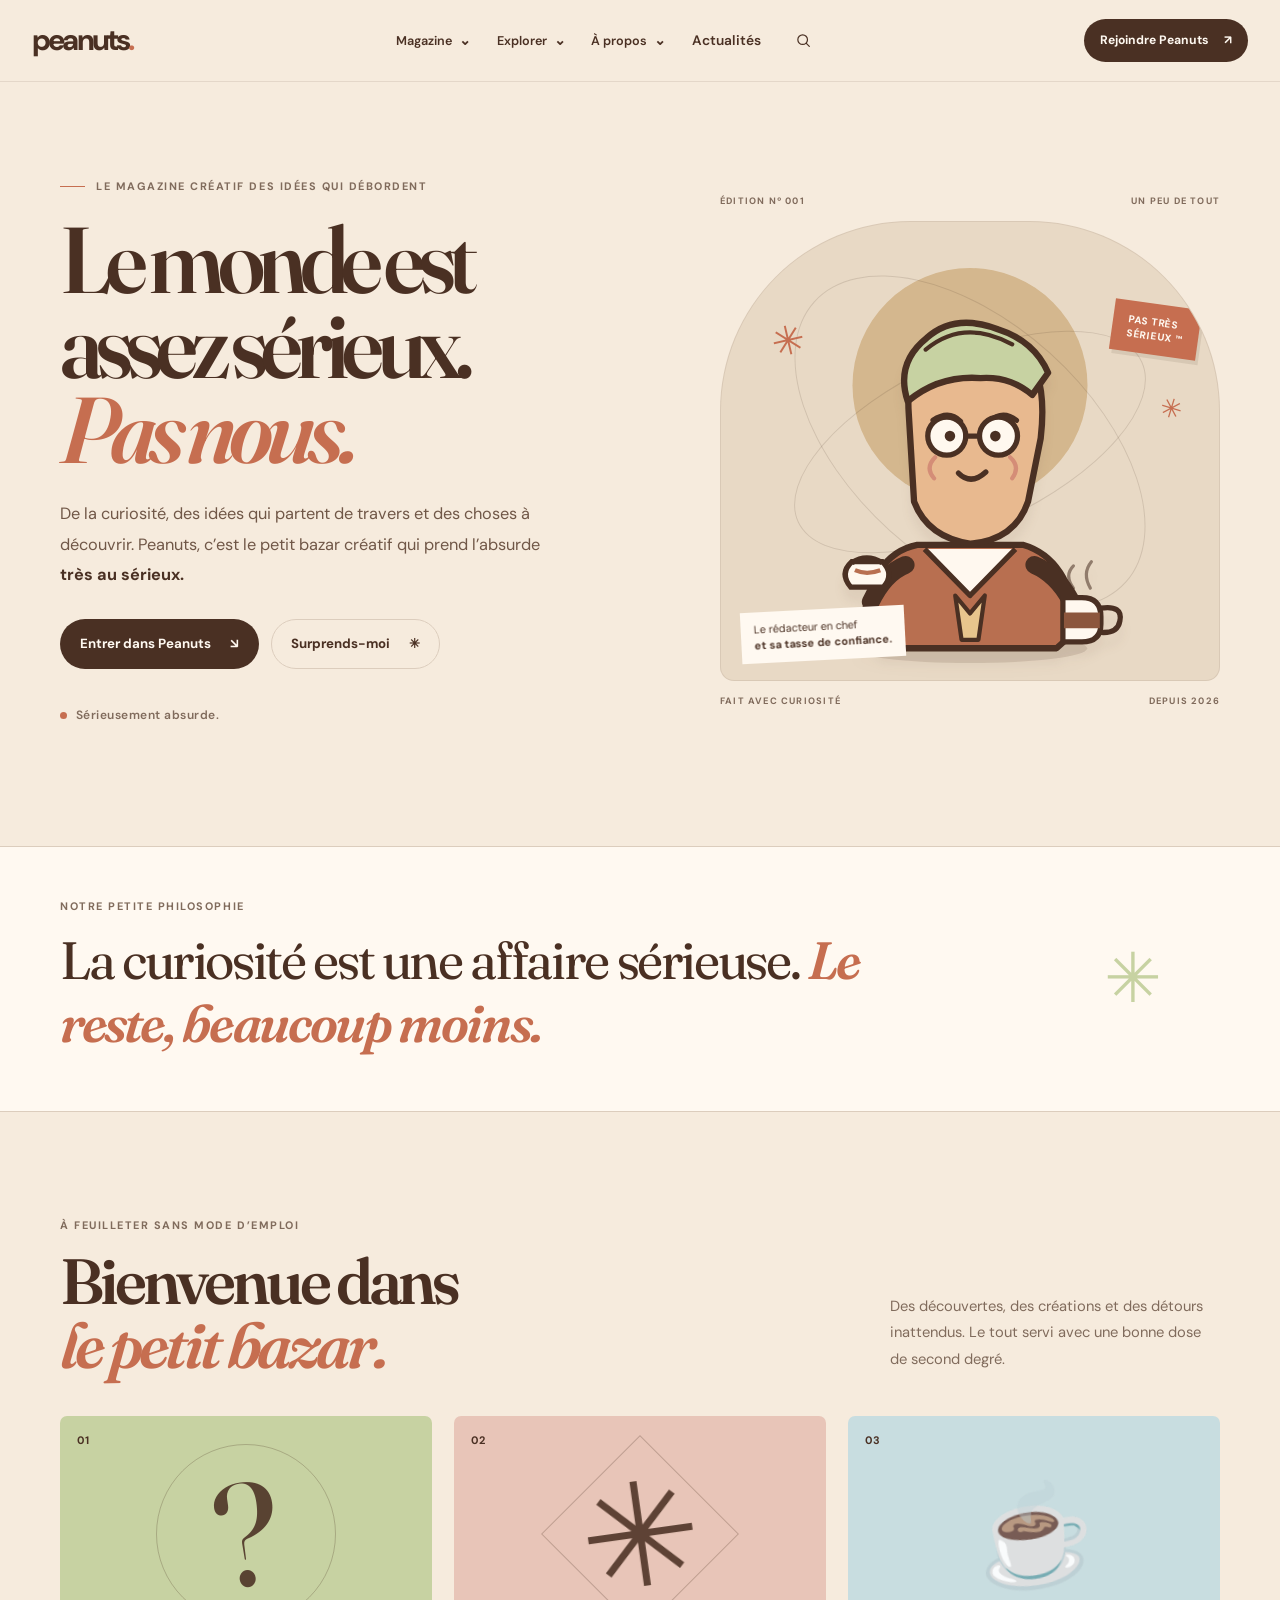
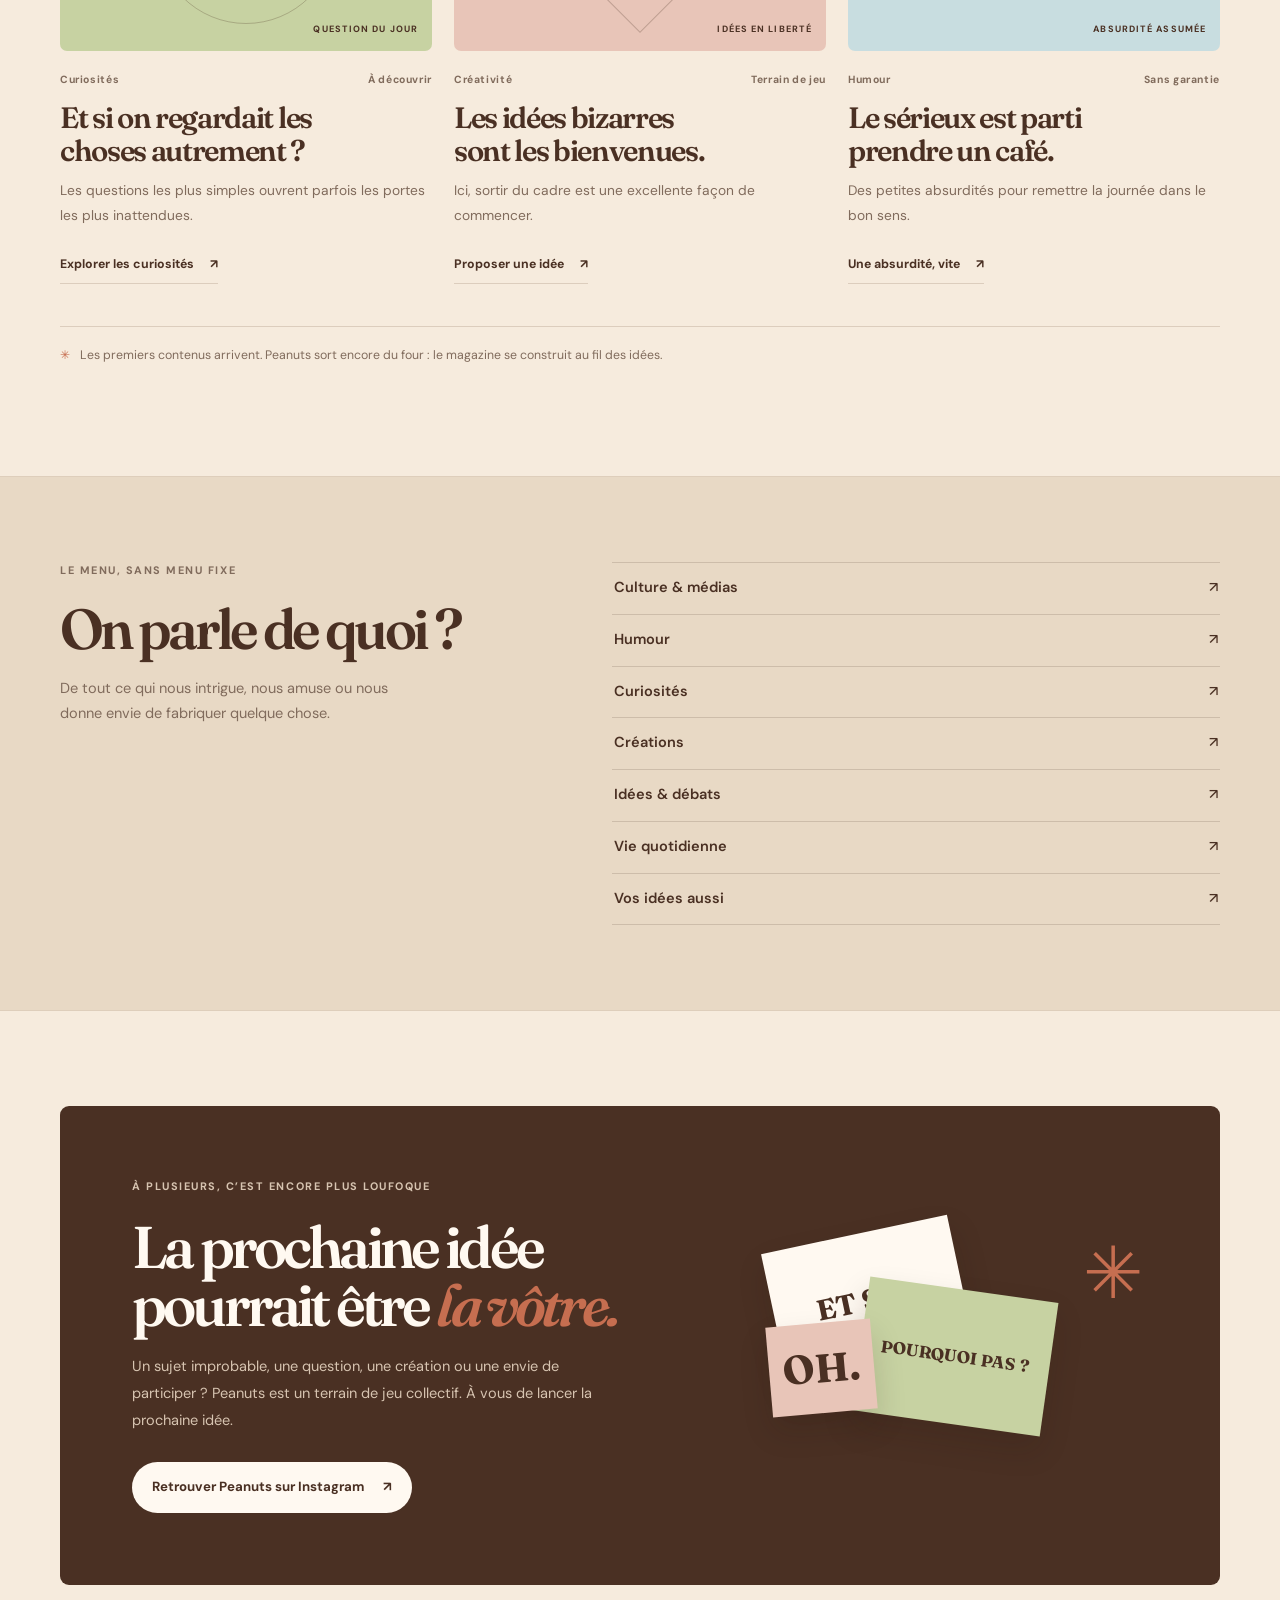
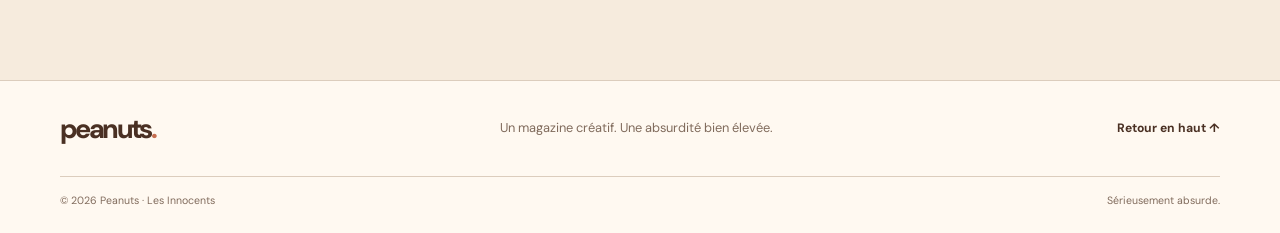
<file: index.html>
<!doctype html>
<html lang="fr">
<head>
  <meta charset="utf-8">
  <meta name="viewport" content="width=device-width, initial-scale=1">
  <meta name="theme-color" content="#F6EBDD">
  <meta name="description" content="Peanuts : un magazine créatif, absurde et loufoque. Des idées, des curiosités et de l'humour, très sérieusement.">
  <title>Peanuts — Sérieusement absurde.</title>
  <link rel="preconnect" href="https://fonts.googleapis.com">
  <link rel="preconnect" href="https://fonts.gstatic.com" crossorigin>
  <link href="https://fonts.googleapis.com/css2?family=DM+Sans:wght@400;500;600;700;800&family=Fraunces:opsz,wght,SOFT,WONK@9..144,600,20,1;9..144,700,20,1;9..144,800,20,1&display=swap" rel="stylesheet">
  <link rel="stylesheet" href="style.css">
  <script src="script.js" defer></script>
</head>
<body>
  <a class="skip-link" href="#contenu">Aller au contenu</a>
  <header class="site-header">
    <a class="brand" href="#accueil" aria-label="Peanuts, accueil">peanuts<span class="brand-dot">.</span></a>
    <nav class="main-nav" id="navigation" aria-label="Navigation principale">
      <div class="nav-group">
        <button class="nav-trigger" type="button" aria-expanded="false" aria-controls="menu-magazine">Magazine <span class="nav-chevron" aria-hidden="true">⌄</span></button>
        <div class="mega-menu" id="menu-magazine" hidden>
          <div class="mega-feature"><span class="mega-kicker">LE MAGAZINE</span><strong>La curiosité, sans mode d’emploi.</strong><p>Des idées, des découvertes et une bonne dose de second degré.</p><a href="#magazine">Découvrir Peanuts <span aria-hidden="true">↗</span></a></div>
          <div class="mega-column"><span class="mega-label">À LA UNE</span><a href="#magazine">Dernières publications</a><a href="#rubriques">Toutes les rubriques</a><a href="#magazine">Les curiosités du moment</a></div>
          <div class="mega-column"><span class="mega-label">L’ESPRIT PEANUTS</span><a href="#manifeste">Notre philosophie</a><a href="#participer">Proposer un sujet</a><a href="#participer">Créer avec nous</a></div>
        </div>
      </div>
      <div class="nav-group">
        <button class="nav-trigger" type="button" aria-expanded="false" aria-controls="menu-explorer">Explorer <span class="nav-chevron" aria-hidden="true">⌄</span></button>
        <div class="mega-menu mega-menu-compact" id="menu-explorer" hidden>
          <div class="mega-column"><span class="mega-label">LES RUBRIQUES</span><a href="#rubriques">Culture & médias</a><a href="#rubriques">Humour</a><a href="#rubriques">Curiosités</a><a href="#rubriques">Créations</a></div>
          <div class="mega-column"><span class="mega-label">À EXPLORER</span><a href="#magazine">Les idées inattendues</a><a href="#magazine">Le coin absurde</a><a href="#participer">Vos idées</a></div>
        </div>
      </div>
      <div class="nav-group">
        <button class="nav-trigger" type="button" aria-expanded="false" aria-controls="menu-propos">À propos <span class="nav-chevron" aria-hidden="true">⌄</span></button>
        <div class="mega-menu mega-menu-compact" id="menu-propos" hidden>
          <div class="mega-column"><span class="mega-label">QUI SOMMES-NOUS ?</span><a href="#manifeste">L’esprit Peanuts</a><a href="#participer">La communauté</a><a href="#participer">Les Innocents</a></div>
          <div class="mega-note"><span aria-hidden="true">✳</span><strong>Sérieusement absurde.</strong><p>Un magazine créatif qui sort encore du four.</p></div>
        </div>
      </div>
      <a class="nav-link" href="#magazine">Actualités</a>
      <button class="search-trigger" id="search-trigger" type="button" aria-label="Rechercher sur Peanuts" aria-expanded="false"><svg viewBox="0 0 24 24" aria-hidden="true"><circle cx="10.8" cy="10.8" r="6.8"></circle><path d="m16 16 4.2 4.2"></path></svg></button>
      <div class="search-panel" id="search-panel" hidden><label for="site-search">Rechercher dans Peanuts</label><form id="site-search-form"><input id="site-search" type="search" placeholder="Un sujet, une rubrique…" autocomplete="off"><button type="submit" aria-label="Lancer la recherche">↗</button></form><p>Essaie « humour », « curiosités » ou « participer ».</p></div>
    </nav>
    <div class="header-actions"><a class="header-join" href="#participer">Rejoindre Peanuts <span aria-hidden="true">↗</span></a><button class="menu-toggle" id="menu-toggle" type="button" aria-expanded="false" aria-controls="navigation" aria-label="Ouvrir le menu"><span></span><span></span></button></div>
  </header>
  <main id="contenu">
    <section class="hero section-wrap" id="accueil">
      <div class="hero-copy">
        <p class="eyebrow"><span class="eyebrow-line"></span> Le magazine créatif des idées qui débordent</p>
        <h1>Le monde est<br>assez sérieux.<br><em>Pas nous.</em></h1>
        <p class="hero-description">De la curiosité, des idées qui partent de travers et des choses à découvrir. Peanuts, c’est le petit bazar créatif qui prend l’absurde <strong>très au sérieux.</strong></p>
        <div class="hero-actions"><a class="button button-dark" href="#magazine">Entrer dans Peanuts <span aria-hidden="true">↘</span></a><button class="button button-quiet" id="surprise-button" type="button">Surprends-moi <span aria-hidden="true">✳</span></button></div>
        <div class="hero-signature"><span class="signature-dot"></span> Sérieusement absurde.</div>
      </div>
      <div class="hero-art" aria-label="Illustration du rédacteur en chef de Peanuts">
        <div class="art-topline"><span>ÉDITION Nº 001</span><span>UN PEU DE TOUT</span></div>
        <div class="art-card">
          <div class="sun-shape" aria-hidden="true"></div><div class="orbit orbit-one" aria-hidden="true"></div><div class="orbit orbit-two" aria-hidden="true"></div>
          <div class="spark spark-one" aria-hidden="true">✳</div><div class="spark spark-two" aria-hidden="true">✳</div>
          <svg class="mascot" viewBox="0 0 360 390" role="img" aria-labelledby="mascot-title mascot-desc" xmlns="http://www.w3.org/2000/svg">
            <title id="mascot-title">Le rédacteur en chef de Peanuts</title><desc id="mascot-desc">Un personnage illustré au béret et aux lunettes, tenant une tasse de café.</desc>
            <ellipse cx="180" cy="365" rx="111" ry="14" fill="#4A3023" opacity=".13"/>
            <path d="M78 347 Q85 276 130 267 L230 267 Q275 280 282 347 L262 365 L98 365Z" fill="#B86F50" stroke="#4A3023" stroke-width="6" stroke-linejoin="round"/>
            <path d="M137 271 L180 315 L223 271" fill="#FFF8EF" stroke="#4A3023" stroke-width="5" stroke-linejoin="round"/><path d="M166 315 L180 332 L194 315 L188 357 L172 357Z" fill="#E8C58D" stroke="#4A3023" stroke-width="4" stroke-linejoin="round"/>
            <path d="M122 143 Q118 89 153 72 Q197 51 229 82 Q254 105 247 166 L235 226 Q223 262 181 266 Q140 260 127 226Z" fill="#E8B98F" stroke="#4A3023" stroke-width="6"/>
            <path d="M121 131 Q109 95 139 71 Q166 47 207 63 Q241 74 254 104 L239 125 Q218 107 190 109 Q151 106 121 131Z" fill="#C7D2A2" stroke="#4A3023" stroke-width="6" stroke-linejoin="round"/><path d="M138 82 Q174 52 220 77" fill="none" stroke="#4A3023" stroke-width="4" stroke-linecap="round"/>
            <path d="M145 149 Q160 139 171 150 M198 150 Q211 139 224 149" fill="none" stroke="#4A3023" stroke-width="5" stroke-linecap="round"/>
            <circle cx="158" cy="164" r="18" fill="#FFF8EF" stroke="#4A3023" stroke-width="5"/><circle cx="207" cy="164" r="18" fill="#FFF8EF" stroke="#4A3023" stroke-width="5"/><circle cx="161" cy="164" r="5" fill="#4A3023"/><circle cx="204" cy="164" r="5" fill="#4A3023"/><path d="M176 164 L188 164" stroke="#4A3023" stroke-width="5" stroke-linecap="round"/>
            <path d="M169 199 Q181 211 195 198" fill="none" stroke="#4A3023" stroke-width="5" stroke-linecap="round"/><path d="M147 184 Q137 194 146 204 M218 184 Q228 193 220 204" fill="none" stroke="#D48D77" stroke-width="4" stroke-linecap="round"/>
            <path d="M119 286 Q99 294 86 321 M241 286 Q262 295 275 319" fill="none" stroke="#4A3023" stroke-width="17" stroke-linecap="round"/>
            <path d="M67 307 Q56 294 68 283 L97 283 Q109 295 98 307Z" fill="#FFF8EF" stroke="#4A3023" stroke-width="5"/><path d="M68 284 Q82 275 97 284" fill="none" stroke="#4A3023" stroke-width="5"/><path d="M71 291 Q82 296 95 291" fill="none" stroke="#B86F50" stroke-width="4"/>
            <path d="M268 317 L286 317 Q304 317 304 335 L304 342 Q304 359 286 359 L268 359Z" fill="#FFF8EF" stroke="#4A3023" stroke-width="5"/><path d="M304 327 Q325 324 322 339 Q320 351 304 350" fill="none" stroke="#4A3023" stroke-width="5"/><path d="M269 331 L303 331 L303 346 L269 346Z" fill="#8C563D"/><path d="M278 308 Q269 296 278 287 M294 308 Q286 294 295 283" fill="none" stroke="#4A3023" stroke-width="3" stroke-linecap="round" opacity=".55"/>
          </svg>
          <div class="art-sticker">PAS TRÈS<br>SÉRIEUX <span>™</span></div><div class="art-caption">Le rédacteur en chef<br><strong>et sa tasse de confiance.</strong></div>
        </div>
        <div class="art-bottomline"><span>FAIT AVEC CURIOSITÉ</span><span>DEPUIS 2026</span></div>
      </div>
    </section>
    <section class="manifesto" id="manifeste"><div class="section-wrap manifesto-inner"><p class="eyebrow">Notre petite philosophie</p><p class="manifesto-line">La curiosité est une affaire sérieuse. <em>Le reste, beaucoup moins.</em></p><span class="manifesto-mark" aria-hidden="true">✳</span></div></section>
    <section class="magazine section-wrap" id="magazine">
      <div class="section-heading"><div><p class="eyebrow">À feuilleter sans mode d’emploi</p><h2>Bienvenue dans<br><em>le petit bazar.</em></h2></div><p class="section-intro">Des découvertes, des créations et des détours inattendus. Le tout servi avec une bonne dose de second degré.</p></div>
      <div class="story-grid">
        <article class="story story-large"><div class="story-visual visual-pistache"><span class="visual-number">01</span><span class="visual-symbol" aria-hidden="true">?</span><span class="visual-note">QUESTION DU JOUR</span></div><div class="story-meta"><span>Curiosités</span><span>À découvrir</span></div><h3>Et si on regardait les choses autrement ?</h3><p>Les questions les plus simples ouvrent parfois les portes les plus inattendues.</p><a href="#rubriques" class="story-link">Explorer les curiosités <span aria-hidden="true">↗</span></a></article>
        <article class="story"><div class="story-visual visual-rose"><span class="visual-number">02</span><span class="visual-symbol" aria-hidden="true">✳</span><span class="visual-note">IDÉES EN LIBERTÉ</span></div><div class="story-meta"><span>Créativité</span><span>Terrain de jeu</span></div><h3>Les idées bizarres sont les bienvenues.</h3><p>Ici, sortir du cadre est une excellente façon de commencer.</p><a href="#participer" class="story-link">Proposer une idée <span aria-hidden="true">↗</span></a></article>
        <article class="story"><div class="story-visual visual-bleu"><span class="visual-number">03</span><span class="visual-symbol visual-coffee" aria-hidden="true">☕</span><span class="visual-note">ABSURDITÉ ASSUMÉE</span></div><div class="story-meta"><span>Humour</span><span>Sans garantie</span></div><h3>Le sérieux est parti prendre un café.</h3><p>Des petites absurdités pour remettre la journée dans le bon sens.</p><button class="story-link story-button" id="random-joke" type="button">Une absurdité, vite <span aria-hidden="true">↗</span></button></article>
      </div>
      <p class="editorial-note"><span aria-hidden="true">✳</span> Les premiers contenus arrivent. Peanuts sort encore du four : le magazine se construit au fil des idées.</p>
    </section>
    <section class="rubrics" id="rubriques"><div class="section-wrap rubrics-inner"><div class="rubrics-copy"><p class="eyebrow">Le menu, sans menu fixe</p><h2>On parle de quoi ?</h2><p>De tout ce qui nous intrigue, nous amuse ou nous donne envie de fabriquer quelque chose.</p></div><div class="rubric-list" aria-label="Rubriques de Peanuts"><span>Culture & médias <b>↗</b></span><span>Humour <b>↗</b></span><span>Curiosités <b>↗</b></span><span>Créations <b>↗</b></span><span>Idées & débats <b>↗</b></span><span>Vie quotidienne <b>↗</b></span><span>Vos idées aussi <b>↗</b></span></div></div></section>
    <section class="participate section-wrap" id="participer"><div class="participate-card"><div class="participate-copy"><p class="eyebrow">À plusieurs, c’est encore plus loufoque</p><h2>La prochaine idée<br>pourrait être <em>la vôtre.</em></h2><p>Un sujet improbable, une question, une création ou une envie de participer ? Peanuts est un terrain de jeu collectif. À vous de lancer la prochaine idée.</p><a class="button button-light" href="https://www.instagram.com/" target="_blank" rel="noopener noreferrer">Retrouver Peanuts sur Instagram <span aria-hidden="true">↗</span></a></div><div class="participate-art" aria-hidden="true"><div class="paper paper-one">ET SI…</div><div class="paper paper-two">POURQUOI PAS ?</div><div class="paper paper-three">OH.</div><span class="participate-star">✳</span></div></div></section>
  </main>
  <footer class="site-footer"><div class="section-wrap footer-main"><a class="brand footer-brand" href="#accueil">peanuts<span class="brand-dot">.</span></a><p>Un magazine créatif. Une absurdité bien élevée.</p><a href="#accueil" class="back-top">Retour en haut ↑</a></div><div class="section-wrap footer-bottom"><span>© 2026 Peanuts · Les Innocents</span><span>Sérieusement absurde.</span></div></footer>
  <div class="toast" id="toast" role="status" aria-live="polite"></div>
</body>
</html>
</file>
<file: style.css>
:root{color-scheme:light;--cream:#F6EBDD;--paper:#FFF9F1;--ink:#4A3023;--muted:#806B5C;--brown:#6B4936;--tomato:#C66E50;--pistachio:#C7D2A2;--blue:#C8DDE0;--rose:#E8C5B8;--line:#DCCDBD;--serif:"Fraunces",Georgia,serif;--sans:"DM Sans",-apple-system,BlinkMacSystemFont,"Segoe UI",sans-serif;--width:1160px;--ease:cubic-bezier(.2,.75,.25,1)}
*,*::before,*::after{box-sizing:border-box}html{scroll-behavior:smooth;scroll-padding-top:90px;-webkit-text-size-adjust:100%}body{margin:0;background:var(--cream);color:var(--ink);font:400 16px/1.7 var(--sans);-webkit-font-smoothing:antialiased}a{color:inherit;text-underline-offset:4px}button{font:inherit;color:inherit;cursor:pointer}::selection{background:var(--pistachio);color:var(--ink)}:focus-visible{outline:3px solid var(--tomato);outline-offset:4px}.section-wrap{width:min(100% - 64px,var(--width));margin-inline:auto}.skip-link{position:absolute;top:-100px;left:12px;z-index:100;background:var(--ink);color:var(--paper);padding:12px 16px}.skip-link:focus{top:12px}
.site-header{width:min(100% - 64px,1320px);margin-inline:auto;min-height:94px;display:flex;align-items:center;justify-content:space-between;gap:28px;border-bottom:1px solid #4a30231b}.brand{font-size:2rem;line-height:1;font-weight:800;letter-spacing:-.095em;text-decoration:none}.brand-dot{color:var(--tomato)}.main-nav{display:flex;align-items:center;gap:34px}.main-nav a{font-size:.86rem;font-weight:600;text-decoration:none;transition:color .2s ease}.main-nav a:hover{color:var(--tomato)}.main-nav .nav-cta{display:flex;align-items:center;gap:12px;padding:11px 17px;border:1px solid var(--ink);border-radius:999px}.main-nav .nav-cta:hover{background:var(--ink);color:var(--paper)}.menu-toggle{display:none;border:1px solid var(--line);background:transparent;border-radius:50%;width:44px;height:44px;align-items:center;justify-content:center;flex-direction:column;gap:5px}.menu-toggle span{height:1.5px;width:17px;background:var(--ink)}
.hero{display:grid;grid-template-columns:1.03fr .97fr;align-items:center;gap:clamp(38px,7vw,100px);padding-block:76px 100px;min-height:650px}.hero-copy{padding-block:20px;animation:rise .7s both}.eyebrow{display:flex;align-items:center;gap:11px;margin:0 0 23px;font-size:.68rem;line-height:1.5;font-weight:700;letter-spacing:.14em;text-transform:uppercase;color:var(--muted)}.eyebrow-line{width:25px;height:1px;background:var(--tomato);flex:none}h1,h2,h3,p{margin-top:0}h1,h2,h3{font-family:var(--serif);font-weight:600;text-wrap:balance}h1{margin-bottom:27px;font-size:clamp(3.8rem,7.3vw,6.9rem);line-height:.91;letter-spacing:-.075em}h1 em,h2 em,.manifesto-line em{color:var(--tomato);font-weight:600}.hero-description{max-width:485px;margin-bottom:29px;color:#705747;font-size:1.02rem;line-height:1.85}.hero-description strong{color:var(--ink);font-weight:700}.hero-actions{display:flex;align-items:center;flex-wrap:wrap;gap:12px}.button{display:inline-flex;align-items:center;justify-content:center;gap:19px;min-height:49px;padding:13px 19px;border:1px solid transparent;border-radius:999px;text-decoration:none;font-size:.83rem;font-weight:700;transition:transform .25s var(--ease),background .25s ease,color .25s ease,border-color .25s ease}.button:hover{transform:translateY(-3px)}.button-dark{background:var(--ink);color:var(--paper)}.button-dark:hover{background:var(--tomato)}.button-quiet{background:transparent;border-color:var(--line)}.button-quiet:hover{border-color:var(--ink);background:#fff9f16b}.hero-signature{display:flex;align-items:center;gap:9px;margin-top:36px;color:var(--muted);font-size:.75rem;font-weight:600;letter-spacing:.04em}.signature-dot{width:7px;height:7px;border-radius:50%;background:var(--tomato)}
.hero-art{width:100%;max-width:500px;justify-self:end;animation:rise .8s .1s both}.art-topline,.art-bottomline{display:flex;justify-content:space-between;gap:12px;color:var(--muted);font-size:.58rem;font-weight:700;letter-spacing:.13em}.art-topline{margin-bottom:12px}.art-bottomline{margin-top:13px}.art-card{position:relative;isolation:isolate;min-height:460px;overflow:hidden;border-radius:190px 190px 14px 14px;background:#E8D9C5;border:1px solid #4a302318}.sun-shape{position:absolute;z-index:-1;width:235px;height:235px;left:50%;top:46px;transform:translateX(-50%);border-radius:50%;background:#D4B78E}.orbit{position:absolute;border:1px solid #4a302325;border-radius:50%;left:50%;top:48%;transform:translate(-50%,-50%) rotate(-25deg)}.orbit-one{width:380px;height:170px}.orbit-two{width:420px;height:240px;transform:translate(-50%,-50%) rotate(42deg)}.mascot{position:absolute;z-index:1;bottom:6px;left:50%;width:min(87%,380px);transform:translateX(-50%);filter:drop-shadow(0 12px 5px #4a302310)}.spark{position:absolute;z-index:2;color:var(--tomato);font-size:2.5rem}.spark-one{top:85px;left:50px;transform:rotate(-13deg)}.spark-two{top:165px;right:37px;font-size:1.65rem;transform:rotate(17deg)}.art-sticker{position:absolute;z-index:3;top:82px;right:20px;padding:12px 15px;background:var(--tomato);color:#fff9f1;font-size:.63rem;line-height:1.35;font-weight:800;letter-spacing:.08em;transform:rotate(8deg);box-shadow:3px 4px 0 #4a30231a}.art-sticker span{font-size:.5rem;vertical-align:top}.art-caption{position:absolute;z-index:3;left:20px;bottom:21px;padding:9px 13px;background:var(--paper);font-size:.68rem;line-height:1.5;transform:rotate(-3deg)}.art-caption strong{font-weight:700}
.manifesto{background:var(--paper);border-block:1px solid var(--line)}.manifesto-inner{position:relative;padding-block:51px 56px}.manifesto .eyebrow{margin-bottom:15px}.manifesto-line{max-width:850px;margin:0;font-family:var(--serif);font-size:clamp(2rem,4.1vw,3.7rem);line-height:1.2;letter-spacing:-.045em}.manifesto-mark{position:absolute;right:5%;top:50%;color:var(--pistachio);font-size:4.3rem;transform:translateY(-50%);animation:spin 32s linear infinite}
.magazine{padding-block:105px 110px}.section-heading{display:flex;align-items:end;justify-content:space-between;gap:30px;margin-bottom:40px}.section-heading .eyebrow{margin-bottom:16px}h2{margin-bottom:0;font-size:clamp(2.8rem,5vw,4.8rem);line-height:.99;letter-spacing:-.065em}.section-intro{max-width:330px;margin:0 0 4px;color:var(--muted);font-size:.92rem;line-height:1.8}.story-grid{display:grid;grid-template-columns:repeat(3,minmax(0,1fr));gap:22px;align-items:stretch}.story{display:flex;flex-direction:column;min-width:0}.story-visual{position:relative;isolation:isolate;display:flex;align-items:center;justify-content:center;min-height:235px;overflow:hidden;border-radius:7px}.visual-pistache{background:var(--pistachio)}.visual-rose{background:var(--rose)}.visual-bleu{background:var(--blue)}.visual-number{position:absolute;top:15px;left:17px;font-size:.68rem;font-weight:700;letter-spacing:.08em}.visual-symbol{font-family:var(--serif);font-size:9rem;line-height:1;color:#4a3023;opacity:.88;transform:rotate(-8deg);transition:transform .4s var(--ease)}.story:hover .visual-symbol{transform:rotate(8deg) scale(1.06)}.visual-note{position:absolute;right:14px;bottom:14px;font-size:.57rem;font-weight:700;letter-spacing:.12em}.visual-pistache:after{content:"";position:absolute;z-index:-1;width:180px;height:180px;border:1px solid #4a302340;border-radius:50%}.visual-rose:after{content:"";position:absolute;z-index:-1;width:140px;height:140px;border:1px solid #4a302340;transform:rotate(45deg)}.visual-coffee{font-size:6rem}.story-meta{display:flex;justify-content:space-between;gap:12px;margin-top:20px;color:var(--muted);font-size:.65rem;font-weight:700;letter-spacing:.06em}.story h3{max-width:330px;margin:13px 0 10px;font-size:clamp(1.45rem,2.3vw,2rem);line-height:1.12;letter-spacing:-.045em}.story>p{margin-bottom:19px;color:var(--muted);font-size:.86rem;line-height:1.8}.story-link{display:inline-flex;align-items:center;justify-content:space-between;gap:16px;align-self:flex-start;margin-top:auto;padding:8px 0;border:0;border-bottom:1px solid var(--line);background:transparent;text-decoration:none;font-size:.77rem;font-weight:700;transition:border-color .2s ease,color .2s ease}.story-link:hover{border-color:var(--tomato);color:var(--tomato)}.story-button{width:auto;text-align:left}.editorial-note{display:flex;align-items:flex-start;gap:10px;margin:42px 0 0;padding-top:18px;border-top:1px solid var(--line);color:var(--muted);font-size:.77rem}.editorial-note span{color:var(--tomato)}
.rubrics{background:#E8D9C5;border-block:1px solid #4a302310}.rubrics-inner{display:grid;grid-template-columns:.85fr 1.15fr;gap:clamp(35px,8vw,110px);padding-block:85px}.rubrics-copy h2{margin-bottom:20px;font-size:clamp(2.7rem,4.4vw,4rem)}.rubrics-copy>p:last-child{max-width:360px;color:var(--muted);font-size:.91rem}.rubric-list{border-top:1px solid #4a30232b}.rubric-list span{display:flex;justify-content:space-between;gap:20px;padding:13px 2px;border-bottom:1px solid #4a30232b;font-size:.91rem;font-weight:600;transition:padding .2s var(--ease),color .2s ease}.rubric-list span:hover{padding-inline:10px;color:var(--tomato)}.rubric-list b{font-weight:500}
.participate{padding-block:95px}.participate-card{position:relative;display:grid;grid-template-columns:1.2fr .8fr;align-items:center;gap:30px;min-height:370px;overflow:hidden;padding:clamp(30px,6vw,72px);border-radius:9px;background:var(--ink);color:var(--paper)}.participate-copy{position:relative;z-index:2;max-width:560px}.participate-copy .eyebrow{color:#D7C4B1}.participate-copy h2{margin-bottom:20px;font-size:clamp(2.7rem,4.6vw,4.6rem)}.participate-copy>p:not(.eyebrow){max-width:475px;margin-bottom:27px;color:#D7C4B1;font-size:.91rem;line-height:1.85}.button-light{background:var(--paper);color:var(--ink)}.button-light:hover{background:var(--pistachio)}.participate-art{position:relative;min-height:245px}.paper{position:absolute;display:flex;align-items:center;justify-content:center;width:190px;height:135px;background:var(--paper);color:var(--ink);font-family:var(--serif);font-size:1.8rem;font-weight:700;box-shadow:0 15px 30px #21160d25}.paper-one{top:10px;left:5%;transform:rotate(-12deg)}.paper-two{top:66px;left:27%;background:var(--pistachio);font-size:1.05rem;transform:rotate(8deg)}.paper-three{top:100px;left:4%;width:105px;height:90px;background:var(--rose);font-size:2.5rem;transform:rotate(-5deg)}.participate-star{position:absolute;top:-10px;right:5px;color:var(--tomato);font-size:4.5rem;animation:spin 30s linear infinite}
.site-footer{background:var(--paper);border-top:1px solid var(--line)}.footer-main{display:flex;align-items:center;justify-content:space-between;gap:25px;padding-block:34px}.footer-brand{font-size:1.7rem}.footer-main p{margin:0;color:var(--muted);font-size:.8rem}.back-top{font-size:.76rem;font-weight:700;text-decoration:none}.back-top:hover{color:var(--tomato)}.footer-bottom{display:flex;justify-content:space-between;gap:20px;padding-block:15px 23px;border-top:1px solid var(--line);color:var(--muted);font-size:.66rem}.toast{position:fixed;z-index:50;right:24px;bottom:24px;max-width:min(360px,calc(100vw - 48px));padding:14px 18px;border:1px solid #ffffff30;border-radius:8px;background:var(--ink);color:var(--paper);font-size:.84rem;box-shadow:0 10px 35px #4a302322;opacity:0;transform:translateY(12px);pointer-events:none;transition:opacity .25s ease,transform .25s ease}.toast.visible{opacity:1;transform:translateY(0)}
@keyframes rise{from{opacity:0;transform:translateY(15px)}to{opacity:1;transform:translateY(0)}}@keyframes spin{to{transform:translateY(-50%) rotate(360deg)}}
@media(min-width:1400px){.hero{padding-block:95px 115px}.art-card{min-height:500px}}
@media(max-width:900px){.section-wrap,.site-header{width:min(100% - 44px,var(--width))}.hero{gap:35px;padding-block:58px 78px;min-height:unset}.art-card{min-height:390px}.mascot{width:91%}.story-grid{gap:15px}.story-visual{min-height:190px}.rubrics-inner{gap:40px}.participate-card{grid-template-columns:1fr .7fr}.paper{width:150px;height:115px;font-size:1.45rem}.paper-two{font-size:.9rem}}
@media(max-width:680px){.section-wrap,.site-header{width:min(100% - 36px,var(--width))}.site-header{min-height:76px;position:relative}.brand{font-size:1.8rem}.menu-toggle{display:flex}.main-nav{display:none;position:absolute;z-index:20;top:66px;right:0;left:0;align-items:stretch;gap:0;padding:12px;border:1px solid var(--line);border-radius:10px;background:var(--paper);box-shadow:0 12px 28px #4a302312}.main-nav.open{display:flex;flex-direction:column}.main-nav a{padding:13px 12px}.main-nav .nav-cta{justify-content:space-between;border:0;border-radius:5px}.hero{grid-template-columns:1fr;gap:42px;padding-block:58px 67px}.hero-copy{padding:0}h1{font-size:clamp(3.6rem,15vw,5.5rem)}.hero-description{font-size:.96rem}.hero-signature{margin-top:26px}.hero-art{width:min(100%,440px);justify-self:center}.art-card{min-height:410px}.manifesto-inner{padding-block:39px 43px}.manifesto-mark{right:0;top:24px;font-size:2.5rem;transform:none}.manifesto-line{padding-right:18px;font-size:clamp(2rem,8vw,3rem)}.magazine{padding-block:70px 75px}.section-heading{display:block;margin-bottom:28px}.section-heading h2{font-size:clamp(2.8rem,12vw,4rem)}.section-intro{margin-top:18px}.story-grid{grid-template-columns:1fr;gap:36px}.story-visual{min-height:250px}.story h3{max-width:430px;font-size:1.8rem}.story-meta{margin-top:15px}.editorial-note{margin-top:32px}.rubrics-inner{grid-template-columns:1fr;gap:22px;padding-block:65px}.rubrics-copy h2{font-size:3.1rem}.rubric-list span{padding-block:15px}.participate{padding-block:62px}.participate-card{grid-template-columns:1fr;gap:8px;padding:32px 25px 12px}.participate-copy h2{font-size:clamp(2.8rem,11vw,4rem)}.participate-art{min-height:225px;width:min(100%,360px);justify-self:center}.paper-one{left:9%}.paper-two{left:37%}.paper-three{left:10%}.footer-main{align-items:flex-start;flex-wrap:wrap;gap:16px;padding-block:26px}.footer-main p{order:3;width:100%}.footer-bottom{font-size:.61rem}.toast{right:14px;bottom:14px}}
@media(prefers-reduced-motion:reduce){*,*::before,*::after{scroll-behavior:auto!important;animation-duration:.01ms!important;animation-iteration-count:1!important;transition-duration:.01ms!important}}

/* Bandeau de navigation : menus éditoriaux inspirés des grands sites de marque */
.site-header{position:relative;z-index:30;width:100%;max-width:none;min-height:82px;padding-inline:max(32px,calc((100% - 1320px)/2));gap:30px;background:var(--cream);border-bottom:1px solid #4a30231b}
.site-header>.brand{flex:none;font-size:1.85rem}
.main-nav{position:static;display:flex;align-items:center;justify-content:center;gap:clamp(13px,2vw,29px);flex:1}
.nav-group{position:static}
.nav-trigger,.nav-link{display:inline-flex;align-items:center;gap:7px;padding:12px 0;border:0;background:transparent;text-decoration:none;color:var(--ink);font:600 .79rem/1.2 var(--sans);white-space:nowrap;cursor:pointer}
.nav-trigger:hover,.nav-trigger[aria-expanded="true"],.nav-link:hover{color:var(--tomato)}
.nav-chevron{font-size:.9rem;transition:transform .2s ease}.nav-trigger[aria-expanded="true"] .nav-chevron{transform:rotate(180deg)}
.header-actions{display:flex;align-items:center;gap:12px;flex:none}
.header-join{display:inline-flex;align-items:center;gap:15px;padding:11px 16px;border-radius:999px;background:var(--ink);color:var(--paper);font-size:.76rem;font-weight:700;text-decoration:none;white-space:nowrap;transition:background .2s ease,transform .2s ease}
.header-join:hover{background:var(--tomato);transform:translateY(-1px)}
.search-trigger{display:grid;place-items:center;width:34px;height:34px;flex:none;border:0;border-radius:50%;background:transparent}
.search-trigger:hover,.search-trigger[aria-expanded="true"]{background:#4a30230c}
.search-trigger svg{width:17px;height:17px;fill:none;stroke:currentColor;stroke-width:1.7;stroke-linecap:round}
.mega-menu{position:absolute;top:100%;left:0;right:0;display:grid;grid-template-columns:minmax(200px,.95fr) minmax(170px,.7fr) minmax(170px,.7fr);gap:clamp(25px,5vw,72px);padding:35px max(32px,calc((100% - 1160px)/2)) 39px;background:var(--paper);border-bottom:1px solid var(--line);box-shadow:0 18px 30px #4a30230b;animation:menu-in .18s var(--ease) both}
.mega-menu[hidden],.search-panel[hidden]{display:none}
.mega-feature{display:flex;align-items:flex-start;flex-direction:column;padding:22px 25px;border-radius:6px;background:#E8D9C5}
.mega-kicker,.mega-label{margin-bottom:13px;color:var(--muted);font-size:.62rem;font-weight:800;letter-spacing:.13em}
.mega-feature strong{max-width:260px;font:600 1.8rem/1.08 var(--serif);letter-spacing:-.045em}
.mega-feature p,.mega-note p{max-width:280px;margin:12px 0 17px;color:var(--muted);font-size:.78rem;line-height:1.7}
.mega-feature>a{margin-top:auto;font-size:.75rem;font-weight:700;text-decoration:none}.mega-feature>a:hover,.mega-column a:hover{color:var(--tomato)}
.mega-column{display:flex;align-items:flex-start;flex-direction:column;gap:13px;padding-top:7px}
.mega-column a{font-size:.84rem;font-weight:600;text-decoration:none;transition:color .2s ease}
.mega-menu-compact{grid-template-columns:1fr 1fr;max-width:none}
.mega-note{display:flex;align-items:flex-start;flex-direction:column;justify-content:center;padding:22px 28px;background:#C7D2A2;border-radius:6px}
.mega-note>span{font-size:2rem;color:var(--tomato)}.mega-note strong{font:600 1.55rem/1.15 var(--serif)}.mega-note p{margin-bottom:0}
.search-panel{position:absolute;z-index:3;top:100%;right:max(32px,calc((100% - 1160px)/2));width:min(420px,calc(100vw - 36px));padding:23px;background:var(--paper);border:1px solid var(--line);border-radius:0 0 8px 8px;box-shadow:0 18px 35px #4a302319}
.search-panel label{display:block;margin-bottom:10px;font-size:.78rem;font-weight:700}
.search-panel form{display:flex;gap:8px}.search-panel input{width:100%;min-width:0;padding:12px 13px;border:1px solid var(--line);border-radius:5px;background:transparent;color:var(--ink);font:400 .85rem var(--sans)}.search-panel form button{width:45px;flex:none;border:0;border-radius:5px;background:var(--ink);color:var(--paper);font-size:1.1rem}
.search-panel>p{margin:10px 0 0;color:var(--muted);font-size:.69rem}
@keyframes menu-in{from{opacity:0;transform:translateY(-5px)}to{opacity:1;transform:translateY(0)}}
@media(max-width:900px){.site-header{padding-inline:22px;gap:18px}.main-nav{gap:14px}.nav-trigger,.nav-link{font-size:.72rem}.header-join{padding:10px 12px;font-size:.7rem}.mega-menu{padding-inline:28px;gap:25px}}
@media(max-width:680px){.site-header{min-height:72px;padding-inline:18px;gap:12px}.site-header>.brand{font-size:1.8rem}.header-actions{margin-left:auto}.header-join{padding:11px 13px;font-size:.72rem}.menu-toggle{display:flex;flex:none}.main-nav{display:none;position:absolute;top:100%;left:0;right:0;align-items:stretch;justify-content:flex-start;gap:0;padding:10px 18px 20px;border:0;border-bottom:1px solid var(--line);border-radius:0;background:var(--paper);box-shadow:0 18px 24px #4a302310}.main-nav.open{display:flex;flex-direction:column}.nav-group{position:relative}.nav-trigger,.nav-link{width:100%;justify-content:space-between;padding:15px 3px;border-bottom:1px solid var(--line);font-size:.86rem;text-align:left}.nav-chevron{margin-left:auto}.main-nav .nav-link{display:flex}.search-trigger{position:absolute;right:20px;bottom:20px}.mega-menu,.mega-menu-compact{position:static;grid-template-columns:1fr;gap:16px;padding:14px 0 20px;background:transparent;border:0;box-shadow:none;animation:none}.mega-feature{padding:18px}.mega-feature strong{font-size:1.55rem}.mega-column{gap:11px;padding:4px 8px}.mega-column a{font-size:.82rem}.mega-note{margin:0 0 4px}.search-panel{top:100%;right:0;width:100%;border-radius:0 0 8px 8px}.header-actions .menu-toggle{width:40px;height:40px}}
</file>
